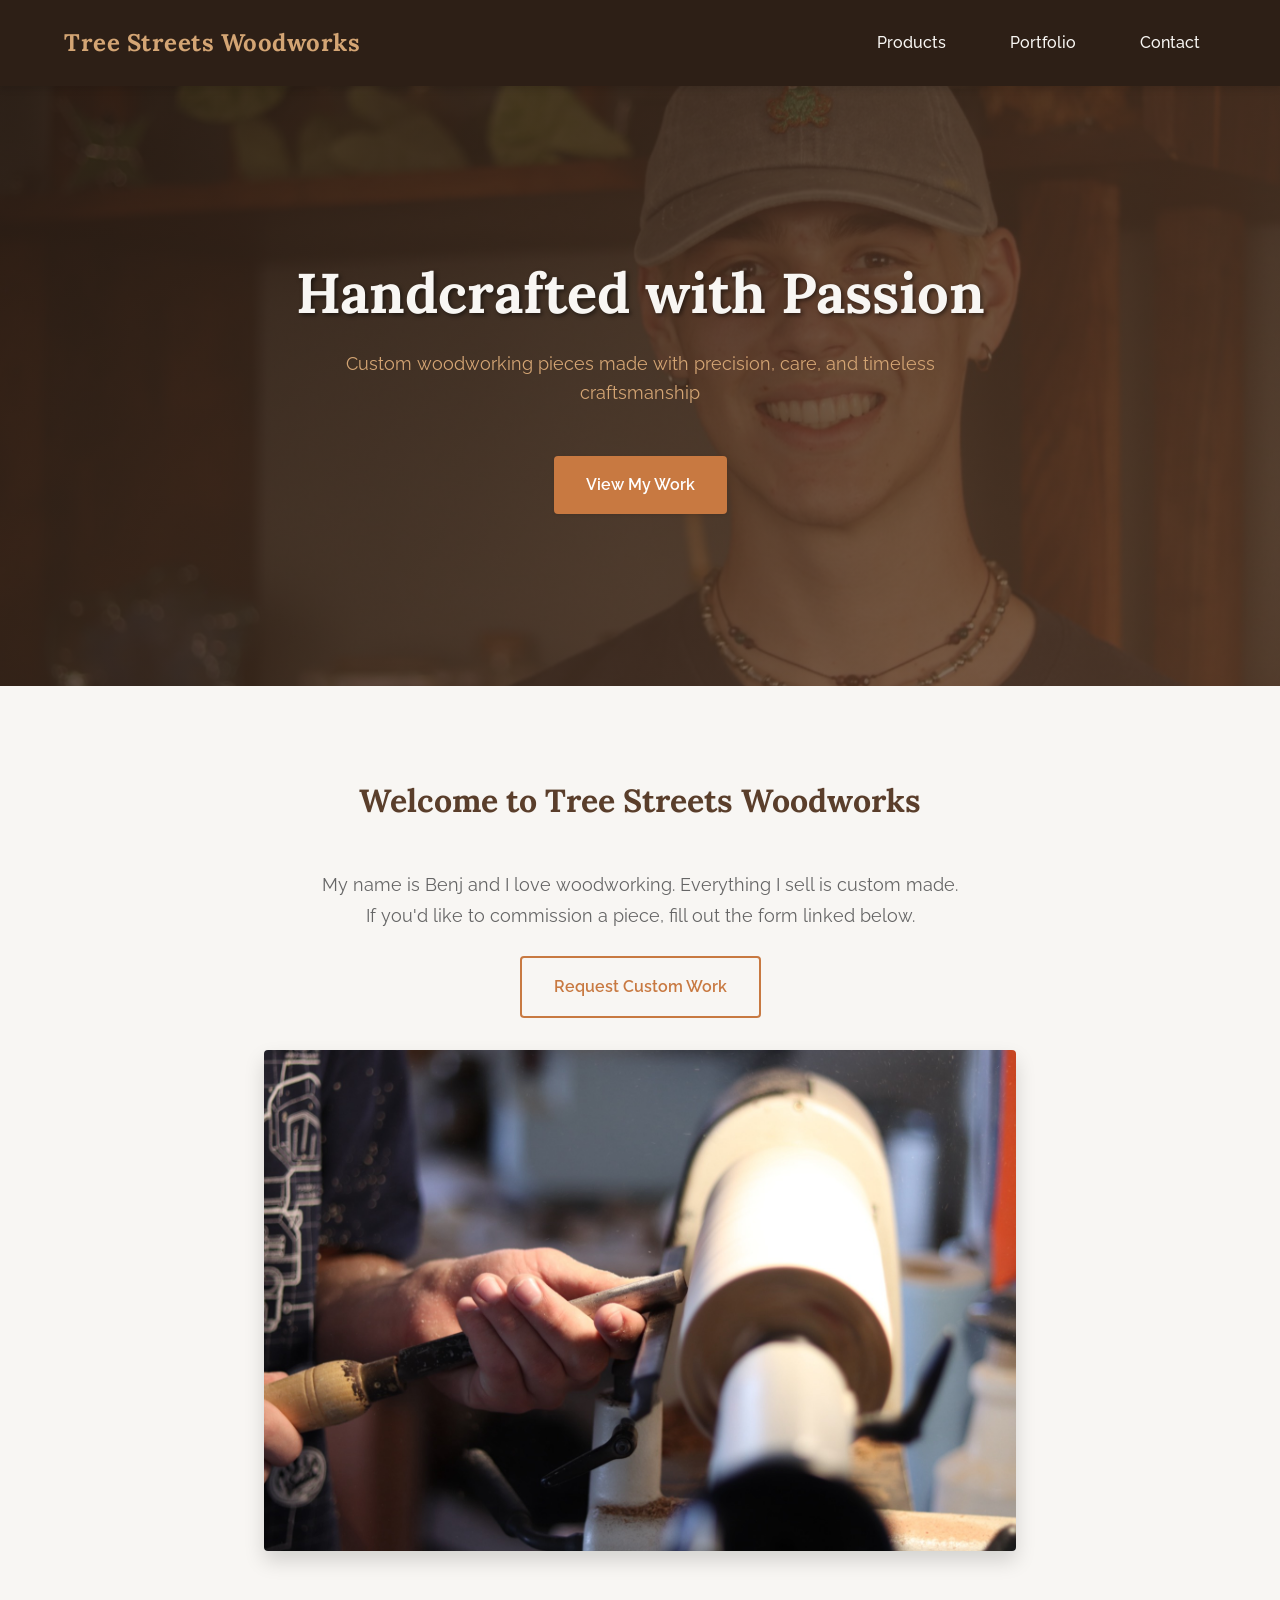
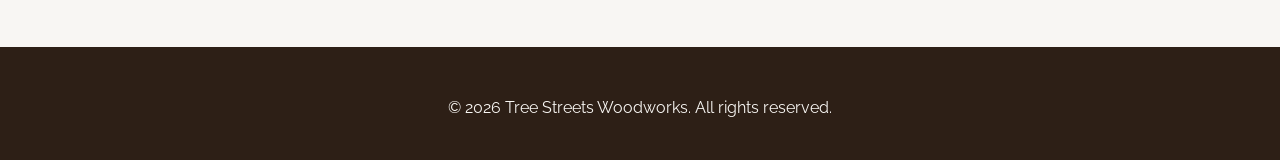
<file: index.html>
<!DOCTYPE html>
<html lang="en">
<head>
    <meta charset="UTF-8">
    <meta name="viewport" content="width=device-width, initial-scale=1.0">
    <meta name="description" content="Tree Streets Woodworks - Handcrafted wooden furniture, cutting boards, pens, and custom woodworking by a skilled solo craftsman.">
    <title>Tree Streets Woodworks - Handcrafted Wooden Creations</title>

    <!-- Fonts -->
    <link rel="preconnect" href="https://fonts.googleapis.com">
    <link rel="preconnect" href="https://fonts.gstatic.com" crossorigin>
    <link href="https://fonts.googleapis.com/css2?family=Lora:wght@400;700&family=Raleway:wght@400;500;600;700&display=swap" rel="stylesheet">

    <!-- Favicon -->
    <link rel="icon" type="image/x-icon" href="assets/favicon.ico">

    <!-- Stylesheet -->
    <link rel="stylesheet" href="css/styles.css">
</head>
<body>
    <!-- Header & Navigation -->
    <header class="header">
        <div class="container">
            <nav class="nav-container">
                <a href="index.html" class="logo">Tree Streets Woodworks</a>

                <button class="mobile-menu-toggle" id="mobileMenuToggle" aria-label="Toggle navigation menu">
                    0
                </button>

                <ul class="nav-menu" id="navMenu">
                    <li><a href="products.html" class="nav-link">Products</a></li>
                    <li><a href="portfolio.html" class="nav-link">Portfolio</a></li>
                    <li><a href="contact.html" class="nav-link">Contact</a></li>
                </ul>
            </nav>
        </div>
    </header>

    <!-- Hero Section -->
    <section class="hero" style="background-image: url('assets/img/intro.jpg');">
        <div class="hero-content">
            <h1 class="hero-title">Handcrafted with Passion</h1>
            <p class="hero-subtitle">Custom woodworking pieces made with precision, care, and timeless craftsmanship</p>
            <a href="products.html" class="btn btn-primary">View My Work</a>
        </div>
    </section>

    <!-- About Section -->
    <section class="section">
        <div class="container" style="text-align: center; max-width: 800px;">
            <h2 class="section-title">Welcome to Tree Streets Woodworks</h2>
            <p style="color: var(--color-text-light); font-size: 1.1rem; line-height: 1.8; margin-bottom: 1.5rem;">
                My name is Benj and I love woodworking. Everything I sell is custom made.<br>
                If you'd like to commission a piece, fill out the form linked below.
            </p>
            <div style="margin-bottom: 2rem;">
                <a href="contact.html" class="btn btn-secondary">Request Custom Work</a>
            </div>
            <img src="assets/img/bg.jpg" alt="Woodworking craftsman at work" style="border-radius: 4px; box-shadow: var(--shadow-lg); margin: 0 auto;">
        </div>
    </section>

    <!-- Footer -->
    <footer class="footer">
        <div class="container" style="text-align: center;">
            <p>&copy; <span id="currentYear"></span> Tree Streets Woodworks. All rights reserved.</p>
        </div>
    </footer>

    <!-- JavaScript -->
    <script src="js/main.js"></script>
</body>
</html>
</file>
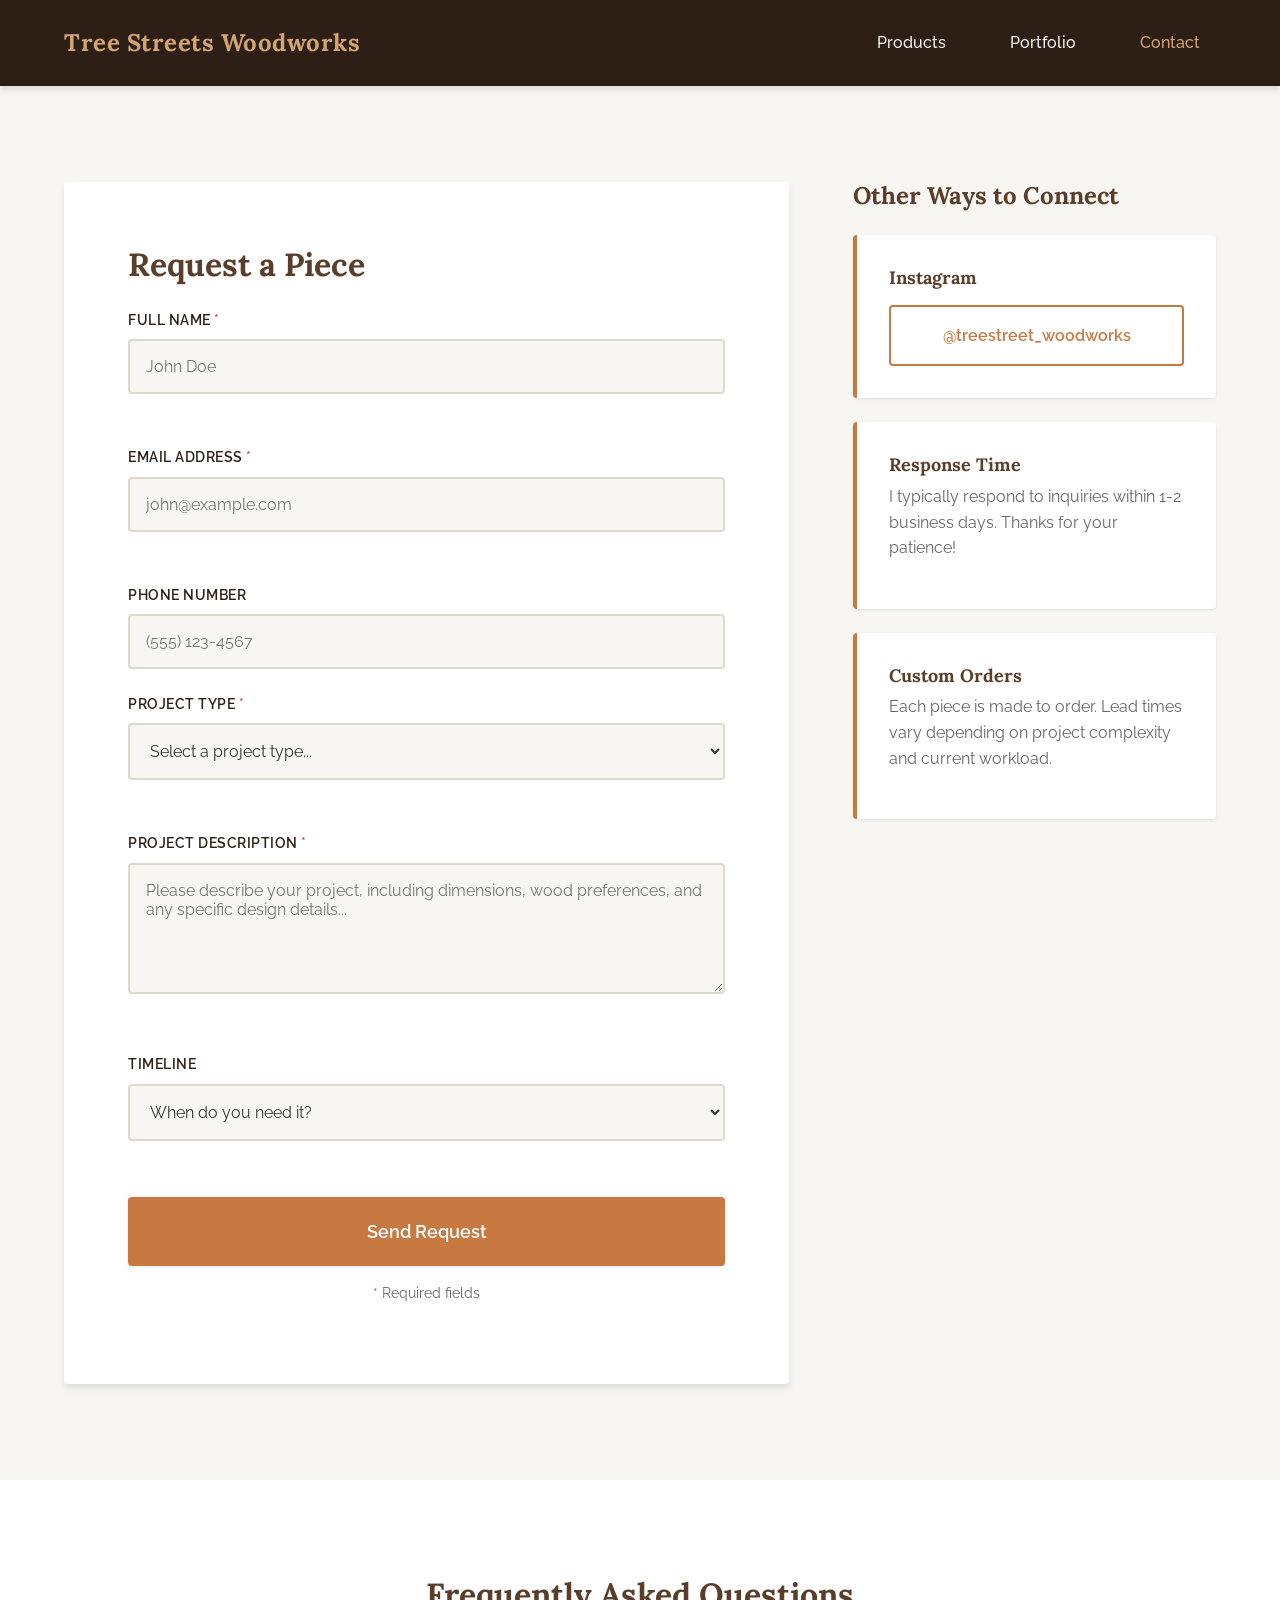
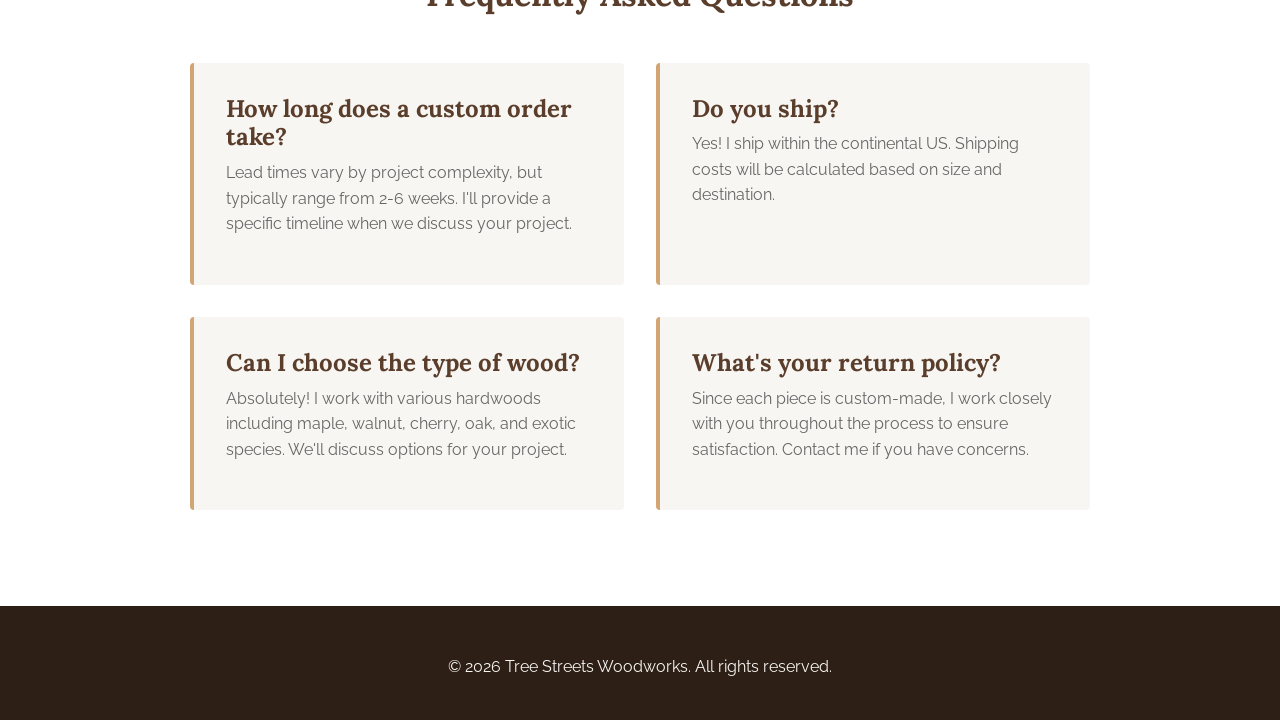
<file: contact.html>
<!DOCTYPE html>
<html lang="en">
<head>
    <meta charset="UTF-8">
    <meta name="viewport" content="width=device-width, initial-scale=1.0">
    <meta name="description" content="Contact Tree Streets Woodworks to request custom woodworking projects, get quotes, or ask questions.">
    <title>Contact - Tree Streets Woodworks</title>

    <!-- Fonts -->
    <link rel="preconnect" href="https://fonts.googleapis.com">
    <link rel="preconnect" href="https://fonts.gstatic.com" crossorigin>
    <link href="https://fonts.googleapis.com/css2?family=Lora:wght@400;700&family=Raleway:wght@400;500;600;700&display=swap" rel="stylesheet">

    <!-- Favicon -->
    <link rel="icon" type="image/x-icon" href="assets/favicon.ico">

    <!-- Stylesheets -->
    <link rel="stylesheet" href="css/styles.css">
    <link rel="stylesheet" href="css/contact.css">
</head>
<body>
    <!-- Hidden form for Netlify detection -->
    <form name="contact" netlify netlify-honeypot="bot-field" hidden>
        <input name="name">
        <input name="email">
        <input name="phone">
        <input name="projectType">
        <textarea name="description"></textarea>
        <input name="timeline">
    </form>

    <!-- Header & Navigation -->
    <header class="header">
        <div class="container">
            <nav class="nav-container">
                <a href="index.html" class="logo">Tree Streets Woodworks</a>

                <button class="mobile-menu-toggle" id="mobileMenuToggle" aria-label="Toggle navigation menu">
                    ☰
                </button>

                <ul class="nav-menu" id="navMenu">
                    <li><a href="products.html" class="nav-link">Products</a></li>
                    <li><a href="portfolio.html" class="nav-link">Portfolio</a></li>
                    <li><a href="contact.html" class="nav-link active">Contact</a></li>
                </ul>
            </nav>
        </div>
    </header>

    <!-- Contact Form Section -->
    <section class="section">
        <div class="container">
            <div class="contact-wrapper">
                <!-- Contact Form -->
                <div class="form-container">
                    <h2 style="color: var(--color-primary); margin-bottom: 1.5rem;">Request a Piece</h2>

                    <!-- Success Message (hidden by default) -->
                    <div class="form-message success-message" id="successMessage" style="display: none;">
                        <strong>Thank you!</strong> Your message has been sent successfully. I'll get back to you within 1-2 business days.
                    </div>

                    <!-- Error Message (hidden by default) -->
                    <div class="form-message error-message" id="errorMessage" style="display: none;">
                        <strong>Oops!</strong> Something went wrong. Please try again or contact me directly via Instagram.
                    </div>

                    <form id="contactForm" name="contact" method="POST" data-netlify="true" class="contact-form">
                        <input type="hidden" name="form-name" value="contact">
                        <!-- Name -->
                        <div class="form-group">
                            <label for="name" class="form-label">Full Name <span class="required">*</span></label>
                            <input
                                type="text"
                                id="name"
                                name="name"
                                class="form-input"
                                required
                                placeholder="John Doe"
                            >
                            <span class="form-error" id="nameError"></span>
                        </div>

                        <!-- Email -->
                        <div class="form-group">
                            <label for="email" class="form-label">Email Address <span class="required">*</span></label>
                            <input
                                type="email"
                                id="email"
                                name="email"
                                class="form-input"
                                required
                                placeholder="john@example.com"
                            >
                            <span class="form-error" id="emailError"></span>
                        </div>

                        <!-- Phone -->
                        <div class="form-group">
                            <label for="phone" class="form-label">Phone Number</label>
                            <input
                                type="tel"
                                id="phone"
                                name="phone"
                                class="form-input"
                                placeholder="(555) 123-4567"
                            >
                        </div>

                        <!-- Project Type -->
                        <div class="form-group">
                            <label for="projectType" class="form-label">Project Type <span class="required">*</span></label>
                            <select id="projectType" name="projectType" class="form-input" required>
                                <option value="">Select a project type...</option>
                                <option value="pen">Artisan Pen</option>
                                <option value="cutting-board">Cutting Board</option>
                                <option value="handle">Custom Handle</option>
                                <option value="bowl">Wooden Bowl</option>
                                <option value="oil-vial">Oil Vial</option>
                                <option value="vase">Vase</option>
                                <option value="furniture">Furniture Piece</option>
                                <option value="custom">Custom Project</option>
                            </select>
                            <span class="form-error" id="projectTypeError"></span>
                        </div>

                        <!-- Project Description -->
                        <div class="form-group">
                            <label for="description" class="form-label">Project Description <span class="required">*</span></label>
                            <textarea
                                id="description"
                                name="description"
                                class="form-input form-textarea"
                                rows="5"
                                required
                                placeholder="Please describe your project, including dimensions, wood preferences, and any specific design details..."
                            ></textarea>
                            <span class="form-error" id="descriptionError"></span>
                        </div>

                        <!-- Timeline -->
                        <div class="form-group">
                            <label for="timeline" class="form-label">Timeline</label>
                            <select id="timeline" name="timeline" class="form-input">
                                <option value="">When do you need it?</option>
                                <option value="flexible">Flexible / No Rush</option>
                                <option value="1-2-weeks">1-2 Weeks</option>
                                <option value="3-4-weeks">3-4 Weeks</option>
                                <option value="1-2-months">1-2 Months</option>
                                <option value="2plus-months">2+ Months</option>
                            </select>
                        </div>

                        <!-- Submit Button -->
                        <button type="submit" class="btn btn-primary submit-btn" id="submitBtn">
                            <span class="btn-text">Send Request</span>
                            <span class="btn-loading" style="display: none;">Sending...</span>
                        </button>

                        <p style="font-size: 0.875rem; color: var(--color-text-light); margin-top: 1rem; text-align: center;">
                            <span class="required">*</span> Required fields
                        </p>
                    </form>
                </div>

                <!-- Contact Info Sidebar -->
                <div class="contact-info">
                    <h3 style="color: var(--color-primary); margin-bottom: 1.5rem;">Other Ways to Connect</h3>

                    <div class="info-card">
                        <h4 style="color: var(--color-primary); margin-bottom: 1rem;">Instagram</h4>
                        <a href="https://instagram.com/treestreet_woodworks" target="_blank" rel="noopener noreferrer" class="btn btn-secondary" style="width: 100%;">
                            @treestreet_woodworks
                        </a>
                    </div>

                    <div class="info-card">
                        <h4 style="color: var(--color-primary); margin-bottom: 0.5rem;">Response Time</h4>
                        <p style="color: var(--color-text-light);">
                            I typically respond to inquiries within 1-2 business days. Thanks for your patience!
                        </p>
                    </div>

                    <div class="info-card">
                        <h4 style="color: var(--color-primary); margin-bottom: 0.5rem;">Custom Orders</h4>
                        <p style="color: var(--color-text-light);">
                            Each piece is made to order. Lead times vary depending on project complexity and current workload.
                        </p>
                    </div>
                </div>
            </div>
        </div>
    </section>

    <!-- FAQ Section -->
    <section class="section" style="background-color: white;">
        <div class="container">
            <h2 class="section-title">Frequently Asked Questions</h2>
            <div class="faq-grid">
                <div class="faq-item">
                    <h3 style="color: var(--color-primary); margin-bottom: 0.5rem;">How long does a custom order take?</h3>
                    <p style="color: var(--color-text-light);">
                        Lead times vary by project complexity, but typically range from 2-6 weeks. I'll provide a specific timeline when we discuss your project.
                    </p>
                </div>
                <div class="faq-item">
                    <h3 style="color: var(--color-primary); margin-bottom: 0.5rem;">Do you ship?</h3>
                    <p style="color: var(--color-text-light);">
                        Yes! I ship within the continental US. Shipping costs will be calculated based on size and destination.
                    </p>
                </div>
                <div class="faq-item">
                    <h3 style="color: var(--color-primary); margin-bottom: 0.5rem;">Can I choose the type of wood?</h3>
                    <p style="color: var(--color-text-light);">
                        Absolutely! I work with various hardwoods including maple, walnut, cherry, oak, and exotic species. We'll discuss options for your project.
                    </p>
                </div>
                <div class="faq-item">
                    <h3 style="color: var(--color-primary); margin-bottom: 0.5rem;">What's your return policy?</h3>
                    <p style="color: var(--color-text-light);">
                        Since each piece is custom-made, I work closely with you throughout the process to ensure satisfaction. Contact me if you have concerns.
                    </p>
                </div>
            </div>
        </div>
    </section>

    <!-- Footer -->
    <footer class="footer">
        <div class="container" style="text-align: center;">
            <p>&copy; <span id="currentYear"></span> Tree Streets Woodworks. All rights reserved.</p>
        </div>
    </footer>

    <!-- JavaScript -->
    <script src="js/main.js"></script>
    <script src="js/form.js"></script>
</body>
</html>
</file>
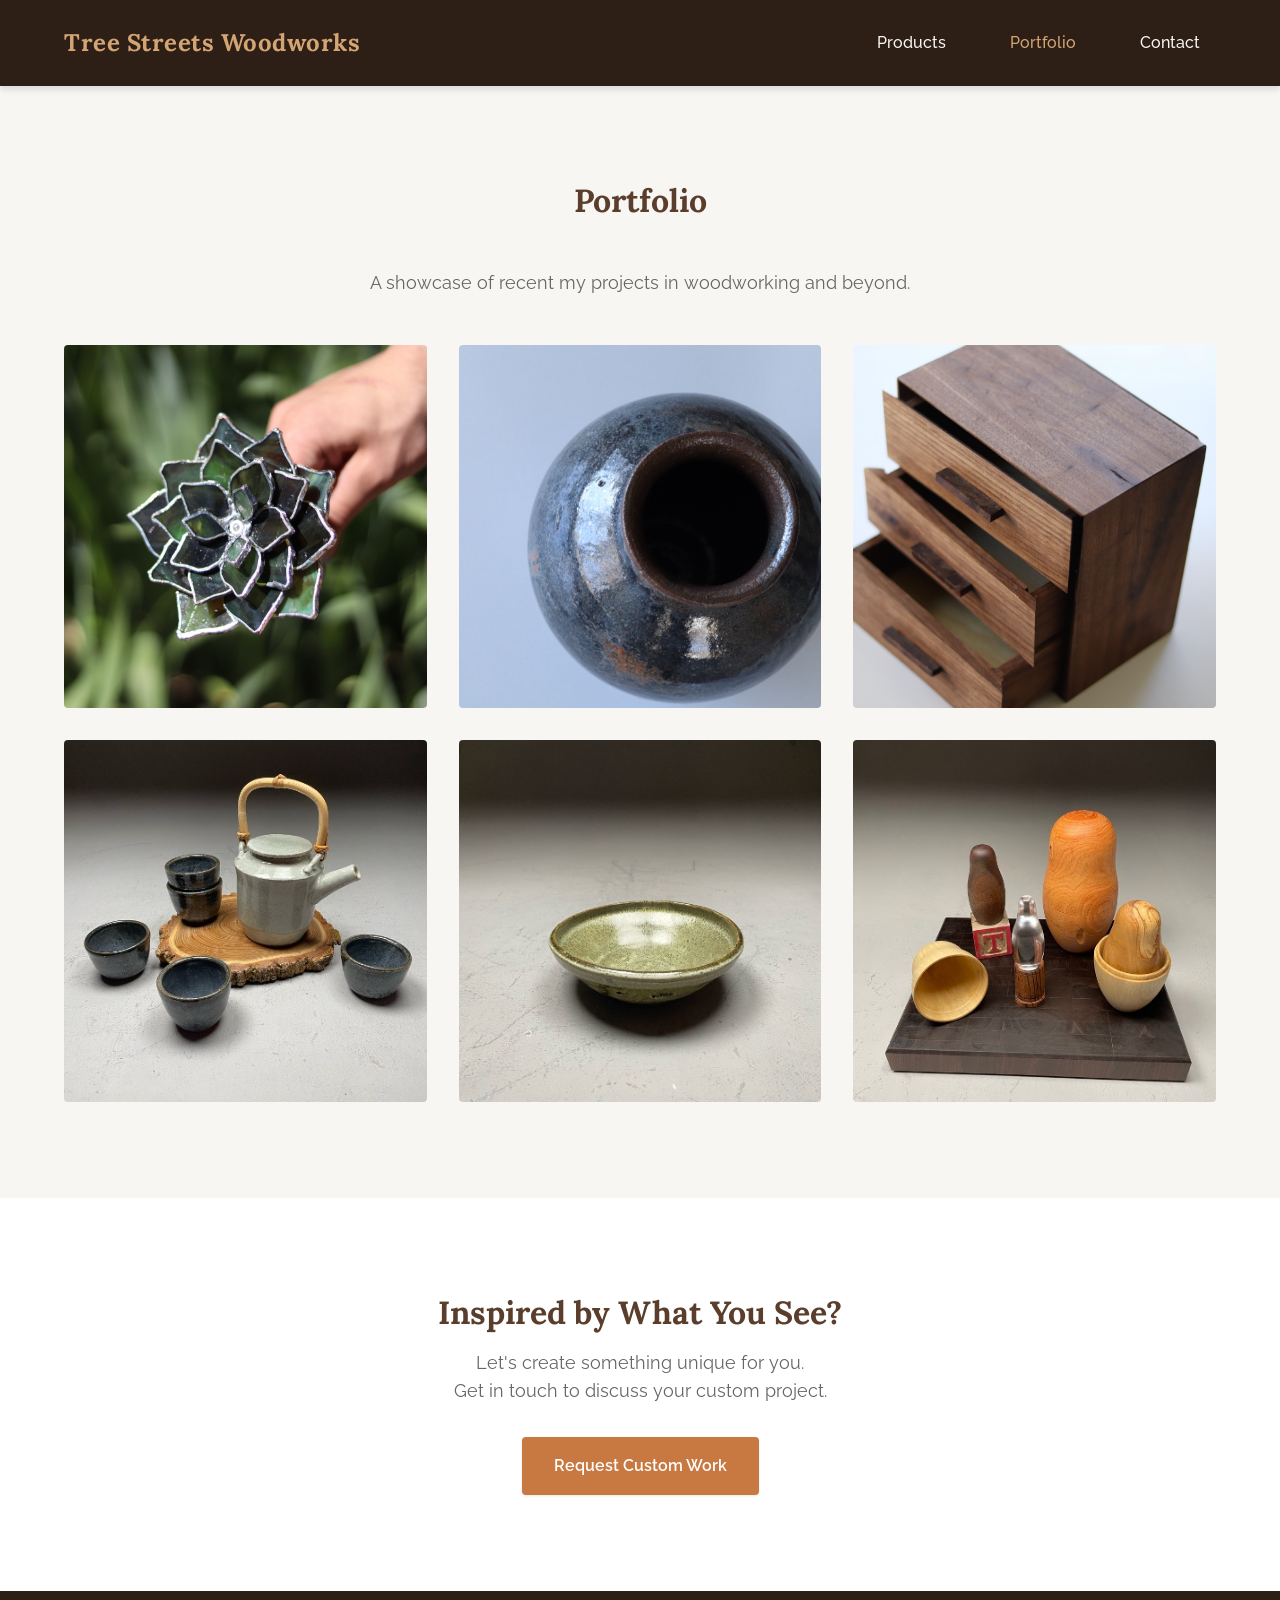
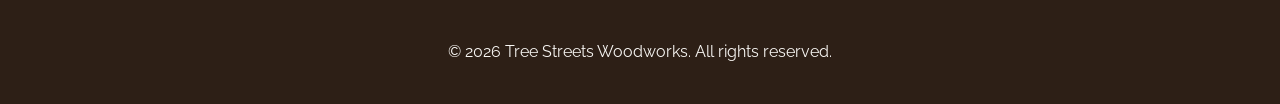
<file: portfolio.html>
<!DOCTYPE html>
<html lang="en">
<head>
    <meta charset="UTF-8">
    <meta name="viewport" content="width=device-width, initial-scale=1.0">
    <meta name="description" content="Portfolio of handcrafted wooden creations by Tree Streets Woodworks - View custom projects and completed work.">
    <title>Portfolio - Tree Streets Woodworks</title>

    <!-- Fonts -->
    <link rel="preconnect" href="https://fonts.googleapis.com">
    <link rel="preconnect" href="https://fonts.gstatic.com" crossorigin>
    <link href="https://fonts.googleapis.com/css2?family=Lora:wght@400;700&family=Raleway:wght@400;500;600;700&display=swap" rel="stylesheet">

    <!-- Favicon -->
    <link rel="icon" type="image/x-icon" href="assets/favicon.ico">

    <!-- Stylesheets -->
    <link rel="stylesheet" href="css/styles.css">
    <link rel="stylesheet" href="css/portfolio.css">
</head>
<body>
    <!-- Header & Navigation -->
    <header class="header">
        <div class="container">
            <nav class="nav-container">
                <a href="index.html" class="logo">Tree Streets Woodworks</a>

                <button class="mobile-menu-toggle" id="mobileMenuToggle" aria-label="Toggle navigation menu">
                    ☰
                </button>

                <ul class="nav-menu" id="navMenu">
                    <li><a href="products.html" class="nav-link">Products</a></li>
                    <li><a href="portfolio.html" class="nav-link active">Portfolio</a></li>
                    <li><a href="contact.html" class="nav-link">Contact</a></li>
                </ul>
            </nav>
        </div>
    </header>

    <!-- Portfolio Gallery -->
    <section class="section">
        <div class="container">
            <h1 class="section-title">Portfolio</h1>
            <p style="text-align: center; color: var(--color-text-light); font-size: 1.1rem; margin-bottom: 2rem; max-width: 600px; margin-left: auto; margin-right: auto;">A showcase of recent my projects in woodworking and beyond.</p>
            <div class="gallery-grid">
                <div class="gallery-item" data-category="bowls">
                    <img src="assets/img/portfolio-01.jpg" alt="Custom wooden bowl with natural grain pattern" class="gallery-image">
                    <div class="gallery-overlay">
                        <h3 class="gallery-title">Glass Flower</h3>
                        <p class="gallery-category">Glass Blowing</p>
                    </div>
                </div>

                <div class="gallery-item" data-category="cutting-boards">
                    <img src="assets/img/portfolio-02.jpg" alt="Edge grain cutting board with maple and walnut" class="gallery-image">
                    <div class="gallery-overlay">
                        <h3 class="gallery-title">Ceramic Vase</h3>
                        <p class="gallery-category">Ceramic</p>
                    </div>
                </div>

                <div class="gallery-item" data-category="bowls">
                    <img src="assets/img/portfolio-03.jpg" alt="Cherry wood bowl with smooth finish" class="gallery-image">
                    <div class="gallery-overlay">
                        <h3 class="gallery-title">Wooden Drawers</h3>
                        <p class="gallery-category">Wood Working</p>
                    </div>
                </div>

                <div class="gallery-item" data-category="pens">
                    <img src="assets/img/portfolio-04.jpg" alt="Handcrafted pen set with exotic wood" class="gallery-image">
                    <div class="gallery-overlay">
                        <h3 class="gallery-title">Tea Set</h3>
                        <p class="gallery-category">Ceramic</p>
                    </div>
                </div>

                <div class="gallery-item" data-category="custom">
                    <img src="assets/img/portfolio-05.jpg" alt="Custom woodworking project detail" class="gallery-image">
                    <div class="gallery-overlay">
                        <h3 class="gallery-title">Ceramic Bowl</h3>
                        <p class="gallery-category">Ceramic</p>
                    </div>
                </div>

                <div class="gallery-item" data-category="custom">
                    <img src="assets/img/portfolio-06.jpg" alt="Detailed view of woodworking craftsmanship" class="gallery-image">
                    <div class="gallery-overlay">
                        <h3 class="gallery-title">Nesting Doll Set</h3>
                        <p class="gallery-category">Wood Turned</p>
                    </div>
                </div>
            </div>
        </div>
    </section>

    <!-- Call to Action -->
    <section class="section" style="background-color: white; text-align: center;">
        <div class="container">
            <h2 style="color: var(--color-primary); margin-bottom: 1rem;">Inspired by What You See?</h2>
            <p style="color: var(--color-text-light); font-size: 1.1rem; margin-bottom: 2rem; max-width: 600px; margin-left: auto; margin-right: auto;">
                Let's create something unique for you.<br>
                Get in touch to discuss your custom project.
            </p>
            <a href="contact.html" class="btn btn-primary">Request Custom Work</a>
        </div>
    </section>

    <!-- Image Modal -->
    <div class="modal" id="imageModal">
        <span class="modal-close" id="modalClose">&times;</span>
        <button class="modal-nav modal-prev" id="modalPrev" aria-label="Previous image">&lt;</button>
        <button class="modal-nav modal-next" id="modalNext" aria-label="Next image">&gt;</button>
        <img class="modal-content" id="modalImage" alt="Portfolio image enlarged view">
        <div class="modal-caption" id="modalCaption"></div>
    </div>

    <!-- Footer -->
    <footer class="footer">
        <div class="container" style="text-align: center;">
            <p>&copy; <span id="currentYear"></span> Tree Streets Woodworks. All rights reserved.</p>
        </div>
    </footer>

    <!-- JavaScript -->
    <script src="js/main.js"></script>
    <script src="js/gallery.js"></script>
</body>
</html>
</file>
<file: css/styles.css>
/* =============================================================================
   Tree Streets Woodworks - Main Stylesheet
   ============================================================================= */

/* CSS Reset & Base Styles
   ========================================================================== */
*, *::before, *::after {
  box-sizing: border-box;
  margin: 0;
  padding: 0;
}

/* CSS Custom Properties (Design System)
   ========================================================================== */
:root {
  /* Colors - Warm, Natural Woodworking Palette */
  --color-primary: #5a3e2b;        /* Rich Walnut Brown */
  --color-secondary: #d4a574;      /* Light Oak/Tan */
  --color-accent: #c87941;         /* Amber/Honey */
  --color-dark: #2d1f16;           /* Deep Charcoal Brown */
  --color-light: #f8f6f3;          /* Warm Off-White */
  --color-text: #333333;           /* Main Text */
  --color-text-light: #666666;     /* Secondary Text */
  --color-border: #e0d7cd;         /* Subtle Border */
  --color-success: #4a7c59;        /* Forest Green */
  --color-error: #c94a3d;          /* Error Red */

  /* Typography */
  --font-primary: 'Raleway', 'Helvetica Neue', sans-serif;
  --font-secondary: 'Lora', Georgia, serif;
  --font-size-base: 16px;
  --font-size-sm: 0.875rem;
  --font-size-lg: 1.125rem;
  --font-size-xl: 1.5rem;
  --font-size-2xl: 2rem;
  --font-size-3xl: 2.5rem;
  --line-height-base: 1.6;
  --line-height-tight: 1.2;

  /* Spacing */
  --spacing-xs: 0.5rem;
  --spacing-sm: 1rem;
  --spacing-md: 1.5rem;
  --spacing-lg: 2rem;
  --spacing-xl: 3rem;
  --spacing-2xl: 4rem;
  --spacing-3xl: 6rem;

  /* Layout */
  --max-width: 1200px;
  --border-radius: 4px;
  --transition-speed: 0.3s;

  /* Shadows */
  --shadow-sm: 0 1px 3px rgba(0, 0, 0, 0.1);
  --shadow-md: 0 4px 6px rgba(0, 0, 0, 0.1);
  --shadow-lg: 0 10px 20px rgba(0, 0, 0, 0.15);
}

/* Base Typography
   ========================================================================== */
html {
  font-size: var(--font-size-base);
  scroll-behavior: smooth;
}

body {
  font-family: var(--font-primary);
  line-height: var(--line-height-base);
  color: var(--color-text);
  background-color: var(--color-light);
  -webkit-font-smoothing: antialiased;
  -moz-osx-font-smoothing: grayscale;
}

h1, h2, h3, h4, h5, h6 {
  font-family: var(--font-secondary);
  line-height: var(--line-height-tight);
  color: var(--color-dark);
  font-weight: 700;
  margin-bottom: var(--spacing-sm);
}

h1 { font-size: var(--font-size-3xl); }
h2 { font-size: var(--font-size-2xl); }
h3 { font-size: var(--font-size-xl); }
h4 { font-size: var(--font-size-lg); }

p {
  margin-bottom: var(--spacing-sm);
}

a {
  color: var(--color-accent);
  text-decoration: none;
  transition: color var(--transition-speed) ease;
}

a:hover {
  color: var(--color-primary);
}

img {
  max-width: 100%;
  height: auto;
  display: block;
}

/* Utility Classes
   ========================================================================== */
.container {
  max-width: var(--max-width);
  margin: 0 auto;
  padding: 0 var(--spacing-md);
}

.text-center {
  text-align: center;
}

.section {
  padding: var(--spacing-3xl) 0;
}

.section-title {
  font-size: var(--font-size-2xl);
  text-align: center;
  margin-bottom: var(--spacing-xl);
  color: var(--color-primary);
}

/* Header & Navigation
   ========================================================================== */
.header {
  background-color: var(--color-dark);
  color: var(--color-light);
  padding: var(--spacing-md) 0;
  position: sticky;
  top: 0;
  z-index: 1000;
  box-shadow: var(--shadow-md);
}

.nav-container {
  display: flex;
  justify-content: space-between;
  align-items: center;
}

.logo {
  font-family: var(--font-secondary);
  font-size: var(--font-size-xl);
  color: var(--color-secondary);
  font-weight: 700;
  letter-spacing: 0.5px;
}

.nav-menu {
  display: flex;
  list-style: none;
  gap: var(--spacing-lg);
}

.nav-link {
  color: var(--color-light);
  font-weight: 500;
  padding: var(--spacing-xs) var(--spacing-sm);
  transition: color var(--transition-speed) ease;
}

.nav-link:hover,
.nav-link.active {
  color: var(--color-secondary);
}

.mobile-menu-toggle {
  display: none;
  background: none;
  border: none;
  color: var(--color-light);
  font-size: var(--font-size-xl);
  cursor: pointer;
}

/* Hero Section
   ========================================================================== */
.hero {
  position: relative;
  min-height: 600px;
  display: flex;
  align-items: center;
  justify-content: center;
  text-align: center;
  background-size: cover;
  background-position: center 30%;
  background-attachment: fixed;
  color: var(--color-light);
}

.hero::before {
  content: '';
  position: absolute;
  top: 0;
  left: 0;
  right: 0;
  bottom: 0;
  background: linear-gradient(135deg, rgba(45, 31, 22, 0.85), rgba(90, 62, 43, 0.75));
  z-index: 1;
}

.hero-content {
  position: relative;
  z-index: 2;
  max-width: 800px;
  padding: var(--spacing-xl);
}

.hero-title {
  font-size: clamp(2rem, 5vw, 3.5rem);
  color: var(--color-light);
  margin-bottom: var(--spacing-md);
  text-shadow: 2px 2px 4px rgba(0, 0, 0, 0.5);
}

.hero-subtitle {
  font-size: var(--font-size-lg);
  color: var(--color-secondary);
  margin-bottom: var(--spacing-xl);
  font-family: var(--font-primary);
}

/* Buttons
   ========================================================================== */
.btn {
  display: inline-block;
  padding: var(--spacing-sm) var(--spacing-lg);
  font-family: var(--font-primary);
  font-size: var(--font-size-base);
  font-weight: 600;
  text-align: center;
  border: none;
  border-radius: var(--border-radius);
  cursor: pointer;
  transition: all var(--transition-speed) ease;
  text-decoration: none;
}

.btn-primary {
  background-color: var(--color-accent);
  color: white;
  box-shadow: var(--shadow-sm);
}

.btn-primary:hover {
  background-color: var(--color-primary);
  transform: translateY(-2px);
  box-shadow: var(--shadow-md);
}

.btn-secondary {
  background-color: transparent;
  color: var(--color-accent);
  border: 2px solid var(--color-accent);
}

.btn-secondary:hover {
  background-color: var(--color-accent);
  color: white;
}

/* Grid Layouts
   ========================================================================== */
.grid {
  display: grid;
  gap: var(--spacing-lg);
}

.grid-2 {
  grid-template-columns: repeat(auto-fit, minmax(300px, 1fr));
}

.grid-3 {
  grid-template-columns: repeat(auto-fit, minmax(280px, 1fr));
}

/* Cards
   ========================================================================== */
.card {
  background: white;
  border-radius: var(--border-radius);
  overflow: hidden;
  box-shadow: var(--shadow-sm);
  transition: transform var(--transition-speed) ease, box-shadow var(--transition-speed) ease;
}

.card:hover {
  transform: translateY(-4px);
  box-shadow: var(--shadow-lg);
}

.card-image {
  width: 100%;
  height: 250px;
  object-fit: cover;
}

.card-content {
  padding: var(--spacing-md);
}

.card-title {
  font-size: var(--font-size-lg);
  margin-bottom: var(--spacing-xs);
  color: var(--color-primary);
}

.card-text {
  color: var(--color-text-light);
  margin-bottom: var(--spacing-sm);
}

.card-price {
  font-size: var(--font-size-xl);
  font-weight: 700;
  color: var(--color-accent);
}

/* Footer
   ========================================================================== */
.footer {
  background-color: var(--color-dark);
  color: var(--color-light);
  padding: var(--spacing-xl) 0 var(--spacing-md);
  margin-top: 0;
}

.footer-content {
  display: grid;
  grid-template-columns: repeat(auto-fit, minmax(250px, 1fr));
  gap: var(--spacing-xl);
  margin-bottom: var(--spacing-lg);
}

.footer-section h3 {
  color: var(--color-secondary);
  margin-bottom: var(--spacing-md);
}

.footer-link {
  color: var(--color-light);
  display: block;
  margin-bottom: var(--spacing-xs);
}

.footer-link:hover {
  color: var(--color-secondary);
}

.footer-bottom {
  text-align: center;
  padding-top: var(--spacing-md);
  border-top: 1px solid rgba(255, 255, 255, 0.1);
  color: var(--color-text-light);
  font-size: var(--font-size-sm);
}

.social-links {
  display: flex;
  gap: var(--spacing-md);
  margin-top: var(--spacing-sm);
}

.social-link {
  color: var(--color-light);
  font-size: var(--font-size-lg);
}

.social-link:hover {
  color: var(--color-secondary);
}

/* Mobile Responsive
   ========================================================================== */
@media (max-width: 768px) {
  .nav-menu {
    position: fixed;
    top: 72px;
    left: -100%;
    flex-direction: column;
    background-color: var(--color-dark);
    width: 100%;
    padding: var(--spacing-lg);
    transition: left var(--transition-speed) ease;
    box-shadow: var(--shadow-lg);
  }

  .nav-menu.active {
    left: 0;
  }

  .mobile-menu-toggle {
    display: block;
  }

  .hero {
    min-height: 400px;
    background-attachment: scroll;
  }

  .section {
    padding: var(--spacing-xl) 0;
  }

  .grid-2, .grid-3 {
    grid-template-columns: 1fr;
  }
}

@media (max-width: 480px) {
  :root {
    --font-size-base: 14px;
  }

  .container {
    padding: 0 var(--spacing-sm);
  }

  .hero-content {
    padding: var(--spacing-md);
  }
}
</file>
<file: css/contact.css>
/* =============================================================================
   Contact Form Styles
   ============================================================================= */

/* Contact Wrapper Layout
   ========================================================================== */
.contact-wrapper {
  display: grid;
  grid-template-columns: 2fr 1fr;
  gap: var(--spacing-2xl);
  align-items: start;
}

.form-container {
  background-color: white;
  padding: var(--spacing-2xl);
  border-radius: var(--border-radius);
  box-shadow: var(--shadow-md);
}

.contact-info {
  position: sticky;
  top: 100px;
}

/* Form Styles
   ========================================================================== */
.contact-form {
  max-width: 100%;
}

.form-group {
  margin-bottom: var(--spacing-md);
}

.form-label {
  display: block;
  font-weight: 600;
  color: var(--color-dark);
  margin-bottom: var(--spacing-xs);
  font-size: var(--font-size-sm);
  text-transform: uppercase;
  letter-spacing: 0.5px;
}

.required {
  color: var(--color-error);
}

.form-input,
.form-textarea {
  width: 100%;
  padding: var(--spacing-sm);
  font-family: var(--font-primary);
  font-size: var(--font-size-base);
  color: var(--color-text);
  background-color: var(--color-light);
  border: 2px solid var(--color-border);
  border-radius: var(--border-radius);
  transition: border-color var(--transition-speed) ease, box-shadow var(--transition-speed) ease;
}

.form-input:focus,
.form-textarea:focus {
  outline: none;
  border-color: var(--color-accent);
  box-shadow: 0 0 0 3px rgba(200, 121, 65, 0.1);
}

.form-input.error {
  border-color: var(--color-error);
}

.form-textarea {
  resize: vertical;
  min-height: 120px;
}

.form-error {
  display: block;
  color: var(--color-error);
  font-size: var(--font-size-sm);
  margin-top: var(--spacing-xs);
  min-height: 20px;
}

/* Submit Button
   ========================================================================== */
.submit-btn {
  width: 100%;
  margin-top: var(--spacing-lg);
  font-size: var(--font-size-lg);
  padding: var(--spacing-md);
  position: relative;
}

.submit-btn:disabled {
  opacity: 0.6;
  cursor: not-allowed;
  transform: none;
}

.submit-btn:disabled:hover {
  transform: none;
}

/* Form Messages
   ========================================================================== */
.form-message {
  padding: var(--spacing-md);
  border-radius: var(--border-radius);
  margin-bottom: var(--spacing-lg);
  font-size: var(--font-size-base);
}

.success-message {
  background-color: #d4edda;
  border: 2px solid var(--color-success);
  color: #155724;
}

.error-message {
  background-color: #f8d7da;
  border: 2px solid var(--color-error);
  color: #721c24;
}

/* Contact Info Cards
   ========================================================================== */
.info-card {
  background-color: white;
  padding: var(--spacing-lg);
  border-radius: var(--border-radius);
  box-shadow: var(--shadow-sm);
  margin-bottom: var(--spacing-md);
  border-left: 4px solid var(--color-accent);
}

/* FAQ Section
   ========================================================================== */
.faq-grid {
  display: grid;
  grid-template-columns: repeat(auto-fit, minmax(280px, 1fr));
  gap: var(--spacing-lg);
  max-width: 900px;
  margin: 0 auto;
}

.faq-item {
  padding: var(--spacing-lg);
  background-color: var(--color-light);
  border-radius: var(--border-radius);
  border-left: 4px solid var(--color-secondary);
}

/* Mobile Responsive
   ========================================================================== */
@media (max-width: 992px) {
  .contact-wrapper {
    grid-template-columns: 1fr;
    gap: var(--spacing-xl);
  }

  .contact-info {
    position: static;
  }

  .form-container {
    padding: var(--spacing-lg);
  }
}

@media (max-width: 768px) {
  .faq-grid {
    grid-template-columns: 1fr;
  }

  .form-container {
    padding: var(--spacing-md);
  }
}

@media (max-width: 480px) {
  .contact-wrapper {
    gap: var(--spacing-md);
  }

  .info-card {
    padding: var(--spacing-md);
  }

  .submit-btn {
    font-size: var(--font-size-base);
  }
}
</file>
<file: css/portfolio.css>
/* =============================================================================
   Portfolio Gallery Styles
   ============================================================================= */

/* Page Header
   ========================================================================== */
.page-header {
  background-color: var(--color-primary);
  color: var(--color-light);
  padding: var(--spacing-2xl) 0;
  text-align: center;
}

.page-title {
  font-size: var(--font-size-3xl);
  color: var(--color-light);
  margin-bottom: var(--spacing-sm);
}

.page-subtitle {
  font-size: var(--font-size-lg);
  color: var(--color-secondary);
  max-width: 700px;
  margin: 0 auto;
}

/* Gallery Grid
   ========================================================================== */
.gallery-grid {
  display: grid;
  grid-template-columns: repeat(auto-fill, minmax(300px, 1fr));
  gap: var(--spacing-lg);
  margin-top: var(--spacing-xl);
}

.gallery-item {
  position: relative;
  overflow: hidden;
  border-radius: var(--border-radius);
  cursor: pointer;
  aspect-ratio: 1;
  background-color: var(--color-dark);
}

.gallery-image {
  width: 100%;
  height: 100%;
  object-fit: cover;
  transition: transform var(--transition-speed) ease;
}

.gallery-item:hover .gallery-image {
  transform: scale(1.1);
}

.gallery-overlay {
  position: absolute;
  bottom: 0;
  left: 0;
  right: 0;
  background: linear-gradient(to top, rgba(0, 0, 0, 0.9), transparent);
  color: var(--color-light);
  padding: var(--spacing-md);
  transform: translateY(100%);
  transition: transform var(--transition-speed) ease;
}

.gallery-item:hover .gallery-overlay {
  transform: translateY(0);
}

.gallery-title {
  font-size: var(--font-size-lg);
  color: var(--color-light);
  margin-bottom: var(--spacing-xs);
}

.gallery-category {
  font-size: var(--font-size-sm);
  color: var(--color-secondary);
  text-transform: uppercase;
  letter-spacing: 1px;
}

/* Modal/Lightbox
   ========================================================================== */
.modal {
  display: none;
  position: fixed;
  z-index: 9999;
  left: 0;
  top: 0;
  width: 100%;
  height: 100%;
  background-color: rgba(0, 0, 0, 0.95);
  overflow: hidden;
}

.modal.active {
  display: flex;
  align-items: center;
  justify-content: center;
}

.modal-content {
  max-width: 90%;
  max-height: 85vh;
  object-fit: contain;
  animation: modalZoom 0.3s ease;
  box-shadow: 0 4px 20px rgba(0, 0, 0, 0.5);
}

@keyframes modalZoom {
  from {
    transform: scale(0.8);
    opacity: 0;
  }
  to {
    transform: scale(1);
    opacity: 1;
  }
}

.modal-close {
  position: absolute;
  top: 20px;
  right: 40px;
  color: var(--color-light);
  font-size: 48px;
  font-weight: 300;
  cursor: pointer;
  transition: color var(--transition-speed) ease;
  z-index: 10000;
  line-height: 1;
}

.modal-close:hover {
  color: var(--color-secondary);
}

.modal-nav {
  position: absolute;
  top: 50%;
  transform: translateY(-50%);
  background-color: rgba(255, 255, 255, 0.1);
  color: var(--color-light);
  border: none;
  font-size: 36px;
  padding: var(--spacing-md) var(--spacing-lg);
  cursor: pointer;
  transition: background-color var(--transition-speed) ease;
  z-index: 10000;
}

.modal-nav:hover {
  background-color: rgba(255, 255, 255, 0.2);
}

.modal-prev {
  left: 20px;
}

.modal-next {
  right: 20px;
}

.modal-caption {
  position: absolute;
  bottom: 30px;
  left: 50%;
  transform: translateX(-50%);
  color: var(--color-light);
  text-align: center;
  padding: var(--spacing-sm) var(--spacing-md);
  background-color: rgba(0, 0, 0, 0.7);
  border-radius: var(--border-radius);
  max-width: 80%;
}

/* Mobile Responsive
   ========================================================================== */
@media (max-width: 768px) {
  .gallery-grid {
    grid-template-columns: repeat(auto-fill, minmax(250px, 1fr));
    gap: var(--spacing-md);
  }

  .modal-content {
    max-width: 95%;
    max-height: 80vh;
  }

  .modal-close {
    top: 10px;
    right: 20px;
    font-size: 36px;
  }

  .modal-nav {
    font-size: 24px;
    padding: var(--spacing-sm) var(--spacing-md);
  }

  .modal-prev {
    left: 10px;
  }

  .modal-next {
    right: 10px;
  }

  .modal-caption {
    bottom: 10px;
    font-size: var(--font-size-sm);
    max-width: 90%;
  }
}

@media (max-width: 480px) {
  .gallery-grid {
    grid-template-columns: 1fr;
    gap: var(--spacing-sm);
  }

  .page-header {
    padding: var(--spacing-xl) 0;
  }

  .gallery-overlay {
    transform: translateY(0);
    background: linear-gradient(to top, rgba(0, 0, 0, 0.85), transparent);
  }
}
</file>
